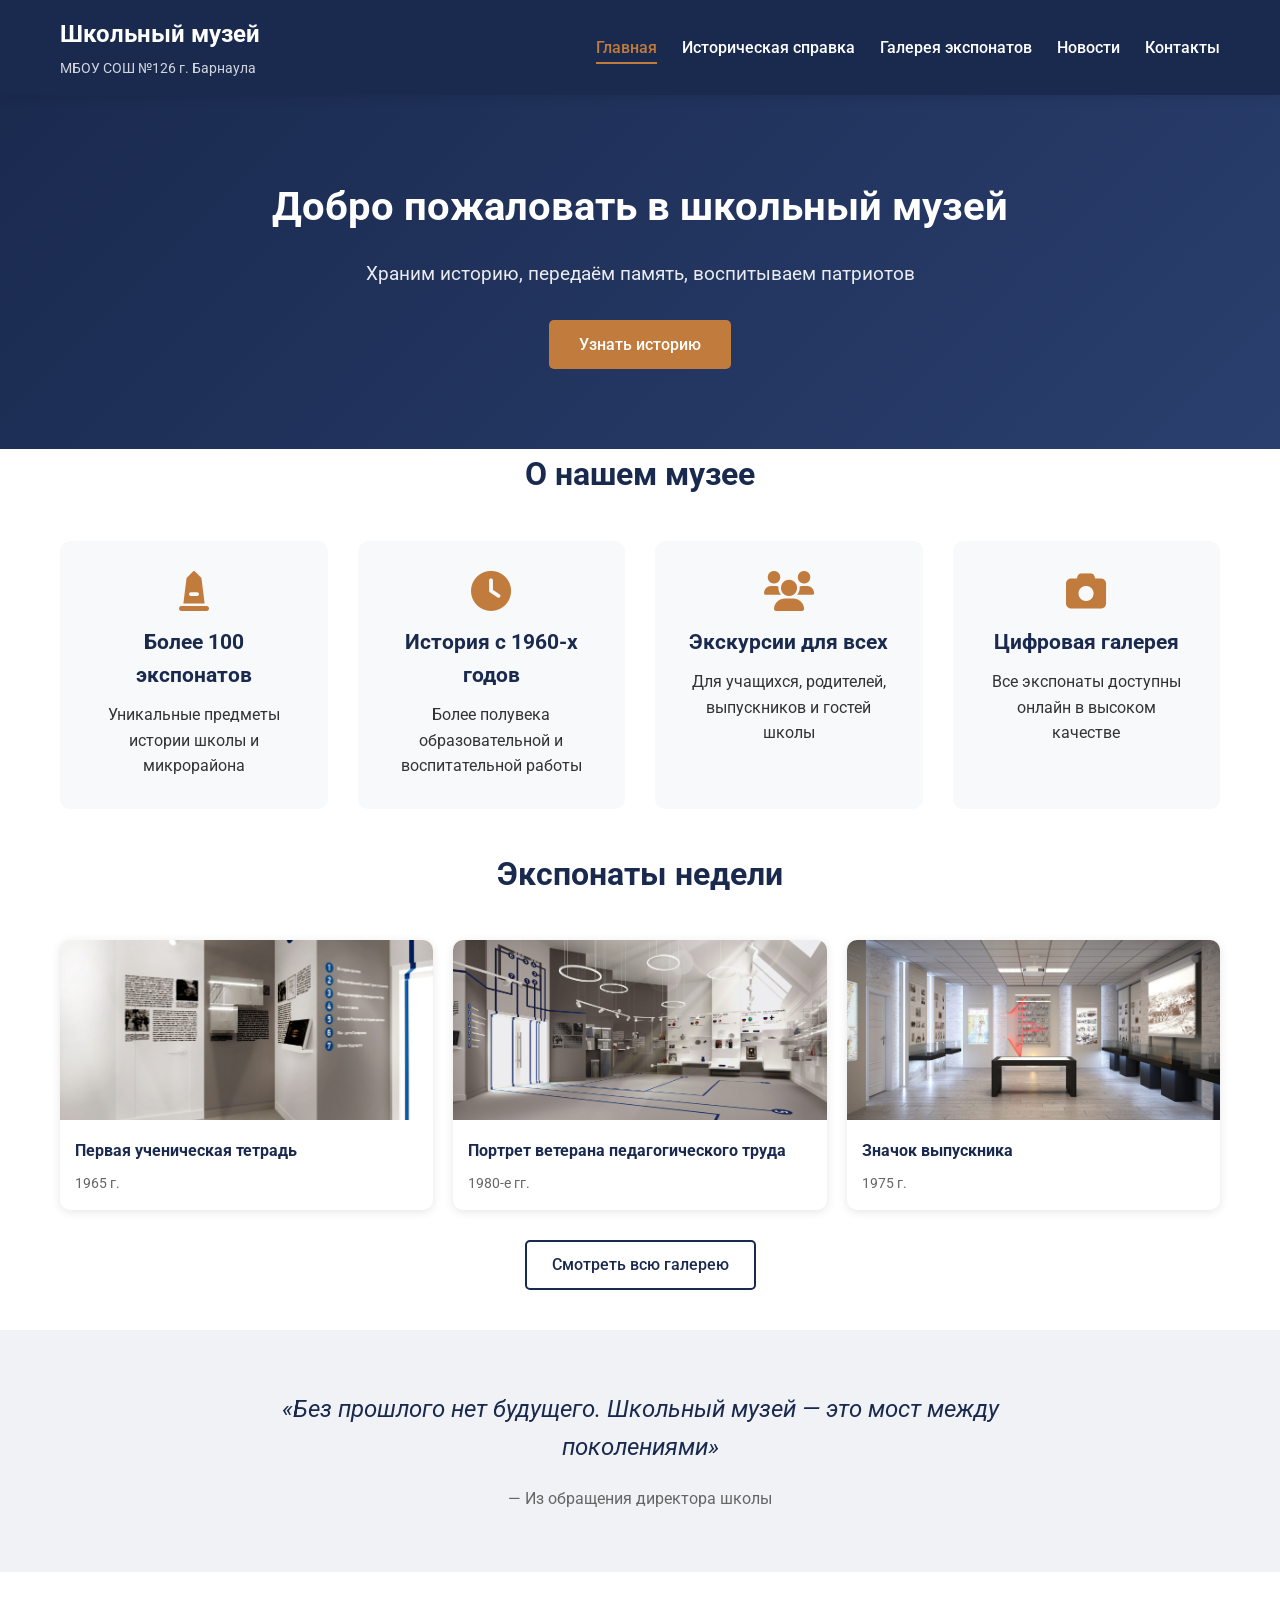
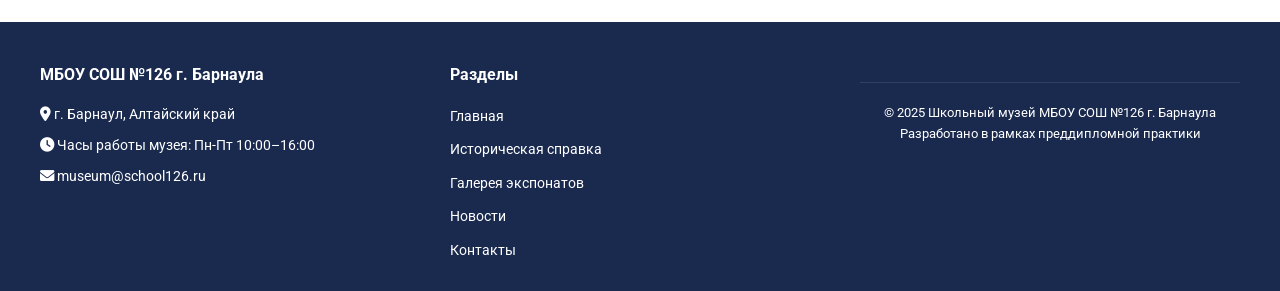
<file: index.html>
<!DOCTYPE html>
<html lang="ru">
<head>
    <meta charset="UTF-8">
    <meta name="viewport" content="width=device-width, initial-scale=1.0, user-scalable=yes">
    <title>Школьный музей - МБОУ СОШ №126 г. Барнаул</title>
    <link rel="stylesheet" href="style.css">
    <link href="https://fonts.googleapis.com/css2?family=Roboto:wght@300;400;500;700&display=swap" rel="stylesheet">
    <link rel="stylesheet" href="https://cdnjs.cloudflare.com/ajax/libs/font-awesome/6.0.0-beta3/css/all.min.css">
</head>
<body>
    <header>
        <div class="header-container">
            <div class="logo">
                <h1>Школьный музей</h1>
                <p>МБОУ СОШ №126 г. Барнаула</p>
            </div>
            <nav>
                <button class="menu-toggle" id="menuToggle">
                    <i class="fas fa-bars"></i>
                </button>
                <ul class="nav-menu" id="navMenu">
                    <li><a href="index.html" class="active">Главная</a></li>
                    <li><a href="history.html">Историческая справка</a></li>
                    <li><a href="gallery.html">Галерея экспонатов</a></li>
                    <li><a href="news.html">Новости</a></li>
                    <li><a href="contacts.html">Контакты</a></li>
                </ul>
            </nav>
        </div>
    </header>

    <main>
        <section class="hero">
            <div class="hero-content">
                <h2>Добро пожаловать в школьный музей</h2>
                <p>Храним историю, передаём память, воспитываем патриотов</p>
                <a href="history.html" class="btn-primary">Узнать историю</a>
            </div>
        </section>

        <section class="features">
            <div class="container">
                <h2 class="section-title">О нашем музее</h2>
                <div class="features-grid">
                    <div class="feature-card">
                        <i class="fas fa-monument"></i>
                        <h3>Более 100 экспонатов</h3>
                        <p>Уникальные предметы истории школы и микрорайона</p>
                    </div>
                    <div class="feature-card">
                        <i class="fas fa-clock"></i>
                        <h3>История с 1960-х годов</h3>
                        <p>Более полувека образовательной и воспитательной работы</p>
                    </div>
                    <div class="feature-card">
                        <i class="fas fa-users"></i>
                        <h3>Экскурсии для всех</h3>
                        <p>Для учащихся, родителей, выпускников и гостей школы</p>
                    </div>
                    <div class="feature-card">
                        <i class="fas fa-camera"></i>
                        <h3>Цифровая галерея</h3>
                        <p>Все экспонаты доступны онлайн в высоком качестве</p>
                    </div>
                </div>
            </div>
        </section>

        <section class="featured-exhibits">
            <div class="container">
                <h2 class="section-title">Экспонаты недели</h2>
                <div class="exhibits-grid" id="featuredExhibits">
                    <!-- Загрузка через JavaScript -->
                </div>
                <div class="text-center">
                    <a href="gallery.html" class="btn-secondary">Смотреть всю галерею</a>
                </div>
            </div>
        </section>

        <section class="quote">
            <div class="container">
                <p class="quote-text">«Без прошлого нет будущего. Школьный музей — это мост между поколениями»</p>
                <p class="quote-author">— Из обращения директора школы</p>
            </div>
        </section>
    </main>

    <footer>
        <div class="footer-container">
            <div class="footer-info">
                <h4>МБОУ СОШ №126 г. Барнаула</h4>
                <p><i class="fas fa-map-marker-alt"></i> г. Барнаул, Алтайский край</p>
                <p><i class="fas fa-clock"></i> Часы работы музея: Пн-Пт 10:00–16:00</p>
                <p><i class="fas fa-envelope"></i> museum@school126.ru</p>
            </div>
            <div class="footer-links">
                <h4>Разделы</h4>
                <ul>
                    <li><a href="index.html">Главная</a></li>
                    <li><a href="history.html">Историческая справка</a></li>
                    <li><a href="gallery.html">Галерея экспонатов</a></li>
                    <li><a href="news.html">Новости</a></li>
                    <li><a href="contacts.html">Контакты</a></li>
                </ul>
            </div>
            <div class="footer-copyright">
                <p>&copy; 2025 Школьный музей МБОУ СОШ №126 г. Барнаула</p>
                <p>Разработано в рамках преддипломной практики</p>
            </div>
        </div>
    </footer>

    <script src="script.js"></script>
</body>
</html>
</file>
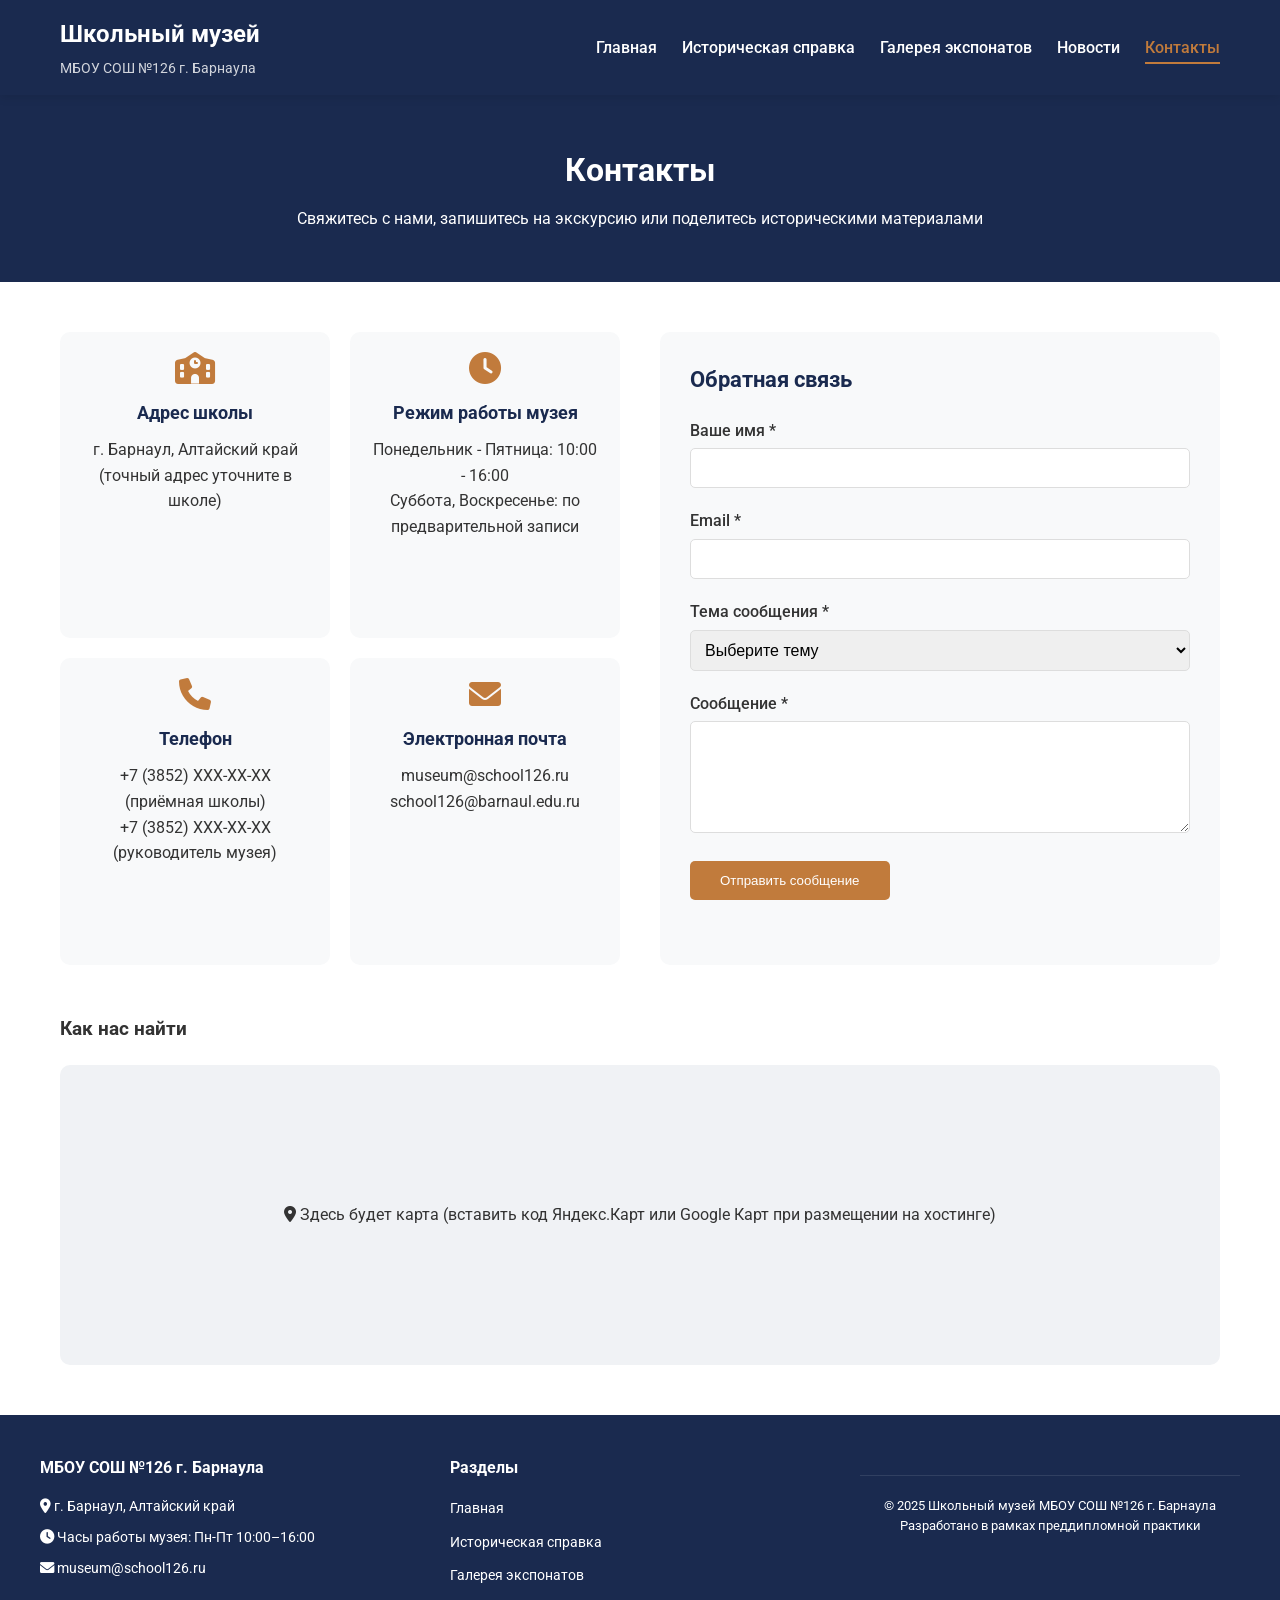
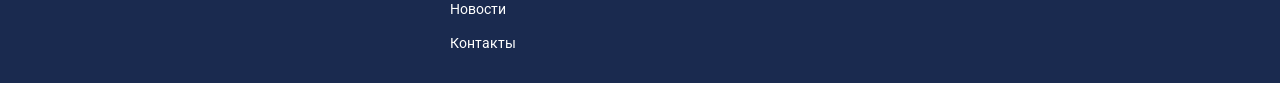
<file: contacts.html>
<!DOCTYPE html>
<html lang="ru">
<head>
    <meta charset="UTF-8">
    <meta name="viewport" content="width=device-width, initial-scale=1.0, user-scalable=yes">
    <title>Контакты - Школьный музей МБОУ СОШ №126</title>
    <link rel="stylesheet" href="style.css">
    <link href="https://fonts.googleapis.com/css2?family=Roboto:wght@300;400;500;700&display=swap" rel="stylesheet">
    <link rel="stylesheet" href="https://cdnjs.cloudflare.com/ajax/libs/font-awesome/6.0.0-beta3/css/all.min.css">
</head>
<body>
    <header>
        <div class="header-container">
            <div class="logo">
                <h1>Школьный музей</h1>
                <p>МБОУ СОШ №126 г. Барнаула</p>
            </div>
            <nav>
                <button class="menu-toggle" id="menuToggle">
                    <i class="fas fa-bars"></i>
                </button>
                <ul class="nav-menu" id="navMenu">
                    <li><a href="index.html">Главная</a></li>
                    <li><a href="history.html">Историческая справка</a></li>
                    <li><a href="gallery.html">Галерея экспонатов</a></li>
                    <li><a href="news.html">Новости</a></li>
                    <li><a href="contacts.html" class="active">Контакты</a></li>
                </ul>
            </nav>
        </div>
    </header>

    <main>
        <section class="page-header">
            <div class="container">
                <h1>Контакты</h1>
                <p>Свяжитесь с нами, запишитесь на экскурсию или поделитесь историческими материалами</p>
            </div>
        </section>

        <section class="contact-info-section">
            <div class="container">
                <div class="contact-grid">
                    <div class="contact-details">
                        <div class="contact-card">
                            <i class="fas fa-school"></i>
                            <h3>Адрес школы</h3>
                            <p>г. Барнаул, Алтайский край</p>
                            <p>(точный адрес уточните в школе)</p>
                        </div>
                        <div class="contact-card">
                            <i class="fas fa-clock"></i>
                            <h3>Режим работы музея</h3>
                            <p>Понедельник - Пятница: 10:00 - 16:00</p>
                            <p>Суббота, Воскресенье: по предварительной записи</p>
                        </div>
                        <div class="contact-card">
                            <i class="fas fa-phone"></i>
                            <h3>Телефон</h3>
                            <p>+7 (3852) XXX-XX-XX (приёмная школы)</p>
                            <p>+7 (3852) XXX-XX-XX (руководитель музея)</p>
                        </div>
                        <div class="contact-card">
                            <i class="fas fa-envelope"></i>
                            <h3>Электронная почта</h3>
                            <p>museum@school126.ru</p>
                            <p>school126@barnaul.edu.ru</p>
                        </div>
                    </div>

                    <div class="contact-form">
                        <h3>Обратная связь</h3>
                        <form id="feedbackForm">
                            <div class="form-group">
                                <label for="name">Ваше имя *</label>
                                <input type="text" id="name" name="name" required>
                            </div>
                            <div class="form-group">
                                <label for="email">Email *</label>
                                <input type="email" id="email" name="email" required>
                            </div>
                            <div class="form-group">
                                <label for="subject">Тема сообщения *</label>
                                <select id="subject" name="subject" required>
                                    <option value="">Выберите тему</option>
                                    <option value="excursion">Запись на экскурсию</option>
                                    <option value="question">Вопрос о музее</option>
                                    <option value="donation">Предложение экспоната</option>
                                    <option value="cooperation">Сотрудничество</option>
                                    <option value="other">Другое</option>
                                </select>
                            </div>
                            <div class="form-group">
                                <label for="message">Сообщение *</label>
                                <textarea id="message" name="message" rows="5" required></textarea>
                            </div>
                            <button type="submit" class="btn-primary">Отправить сообщение</button>
                        </form>
                        <div id="formMessage" class="form-message"></div>
                    </div>
                </div>
            </div>
        </section>

        <section class="map-section">
            <div class="container">
                <h3>Как нас найти</h3>
                <div class="map-placeholder">
                    <p><i class="fas fa-map-marker-alt"></i> Здесь будет карта (вставить код Яндекс.Карт или Google Карт при размещении на хостинге)</p>
                </div>
            </div>
        </section>
    </main>

    <footer>
        <div class="footer-container">
            <div class="footer-info">
                <h4>МБОУ СОШ №126 г. Барнаула</h4>
                <p><i class="fas fa-map-marker-alt"></i> г. Барнаул, Алтайский край</p>
                <p><i class="fas fa-clock"></i> Часы работы музея: Пн-Пт 10:00–16:00</p>
                <p><i class="fas fa-envelope"></i> museum@school126.ru</p>
            </div>
            <div class="footer-links">
                <h4>Разделы</h4>
                <ul>
                    <li><a href="index.html">Главная</a></li>
                    <li><a href="history.html">Историческая справка</a></li>
                    <li><a href="gallery.html">Галерея экспонатов</a></li>
                    <li><a href="news.html">Новости</a></li>
                    <li><a href="contacts.html">Контакты</a></li>
                </ul>
            </div>
            <div class="footer-copyright">
                <p>&copy; 2025 Школьный музей МБОУ СОШ №126 г. Барнаула</p>
                <p>Разработано в рамках преддипломной практики</p>
            </div>
        </div>
    </footer>

    <script src="script.js"></script>
</body>
</html>
</file>
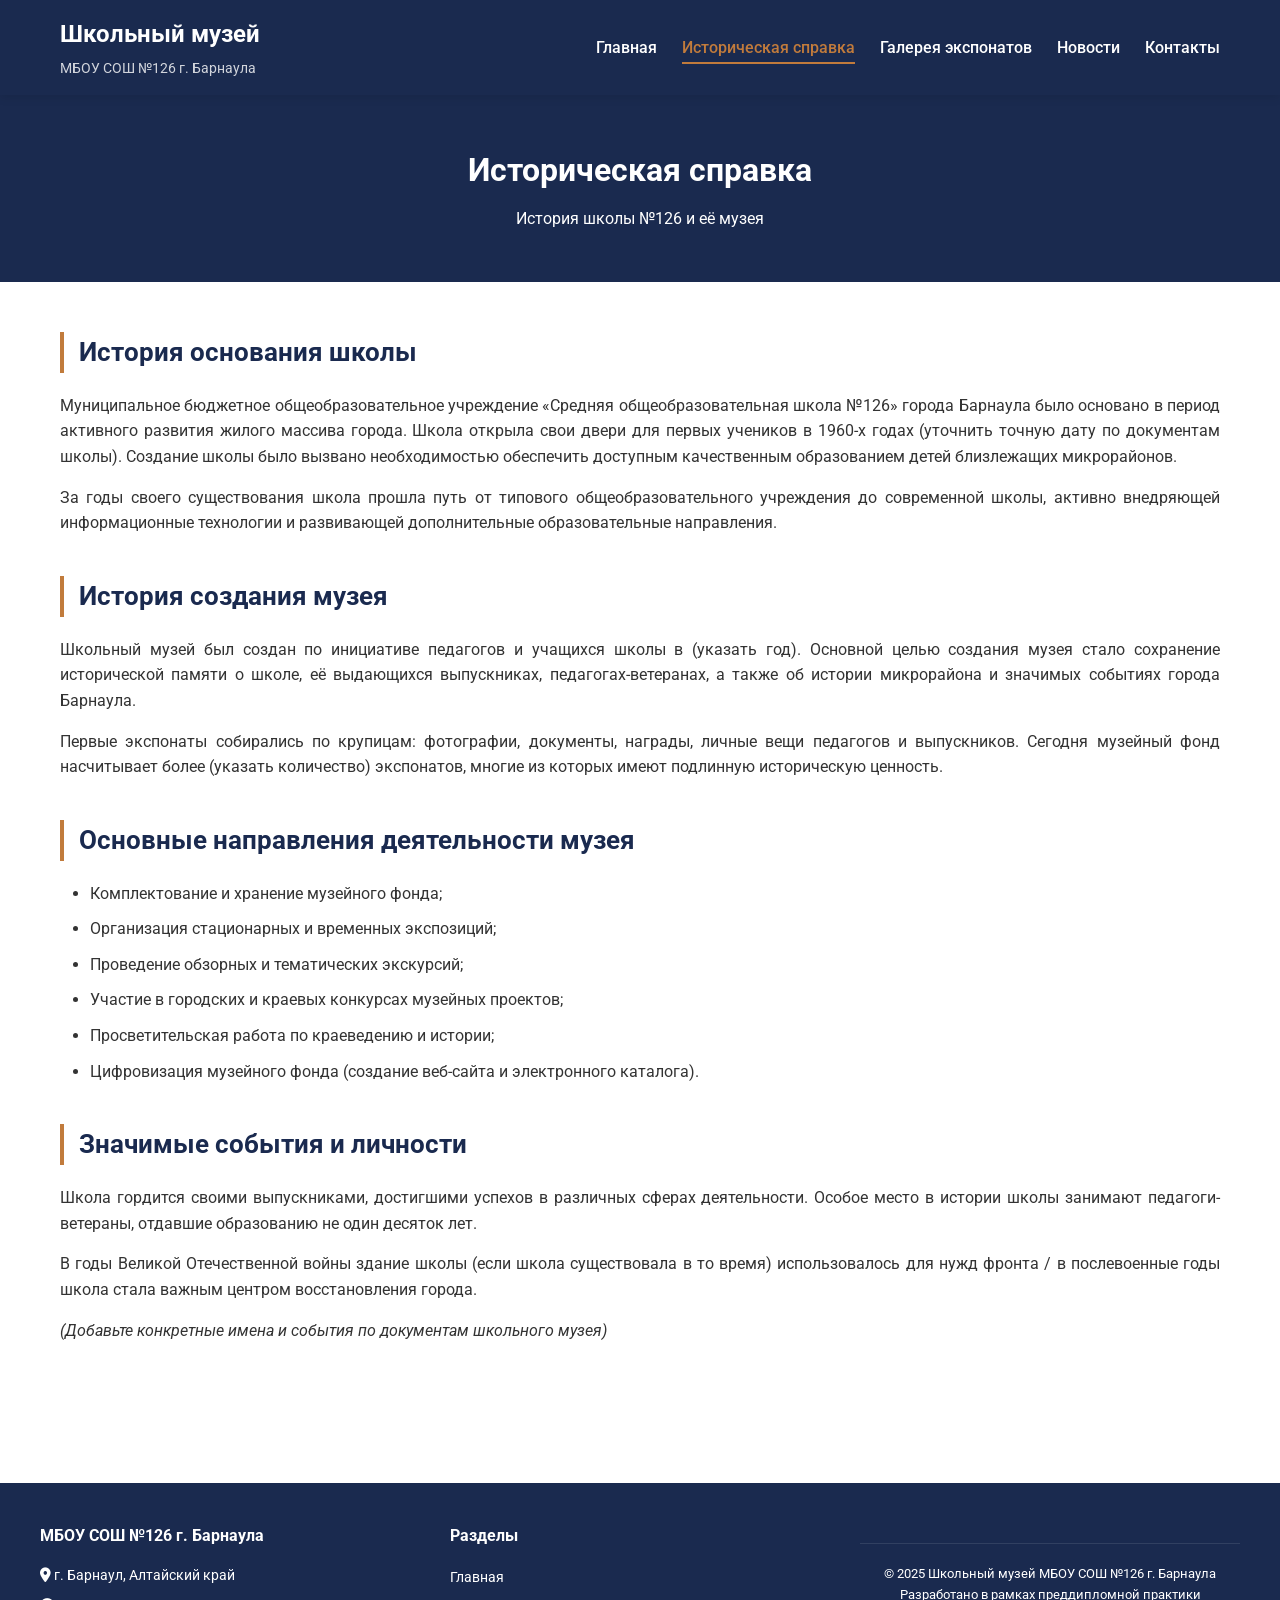
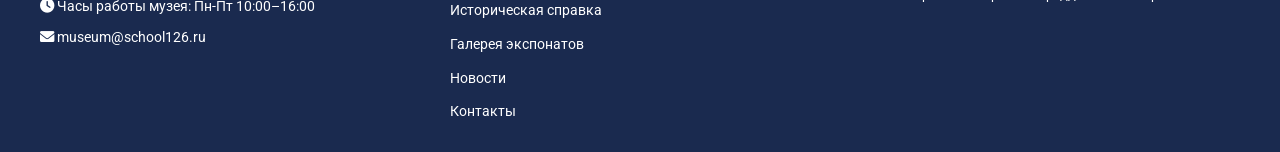
<file: history.html>
<!DOCTYPE html>
<html lang="ru">
<head>
    <meta charset="UTF-8">
    <meta name="viewport" content="width=device-width, initial-scale=1.0, user-scalable=yes">
    <title>Историческая справка - Школьный музей МБОУ СОШ №126</title>
    <link rel="stylesheet" href="style.css">
    <link href="https://fonts.googleapis.com/css2?family=Roboto:wght@300;400;500;700&display=swap" rel="stylesheet">
    <link rel="stylesheet" href="https://cdnjs.cloudflare.com/ajax/libs/font-awesome/6.0.0-beta3/css/all.min.css">
</head>
<body>
    <header>
        <div class="header-container">
            <div class="logo">
                <h1>Школьный музей</h1>
                <p>МБОУ СОШ №126 г. Барнаула</p>
            </div>
            <nav>
                <button class="menu-toggle" id="menuToggle">
                    <i class="fas fa-bars"></i>
                </button>
                <ul class="nav-menu" id="navMenu">
                    <li><a href="index.html">Главная</a></li>
                    <li><a href="history.html" class="active">Историческая справка</a></li>
                    <li><a href="gallery.html">Галерея экспонатов</a></li>
                    <li><a href="news.html">Новости</a></li>
                    <li><a href="contacts.html">Контакты</a></li>
                </ul>
            </nav>
        </div>
    </header>

    <main>
        <section class="page-header">
            <div class="container">
                <h1>Историческая справка</h1>
                <p>История школы №126 и её музея</p>
            </div>
        </section>

        <section class="history-content">
            <div class="container">
                <div class="history-block">
                    <h2>История основания школы</h2>
                    <p>Муниципальное бюджетное общеобразовательное учреждение «Средняя общеобразовательная школа №126» города Барнаула было основано в период активного развития жилого массива города. Школа открыла свои двери для первых учеников в 1960-х годах (уточнить точную дату по документам школы). Создание школы было вызвано необходимостью обеспечить доступным качественным образованием детей близлежащих микрорайонов.</p>
                    <p>За годы своего существования школа прошла путь от типового общеобразовательного учреждения до современной школы, активно внедряющей информационные технологии и развивающей дополнительные образовательные направления.</p>
                </div>

                <div class="history-block">
                    <h2>История создания музея</h2>
                    <p>Школьный музей был создан по инициативе педагогов и учащихся школы в (указать год). Основной целью создания музея стало сохранение исторической памяти о школе, её выдающихся выпускниках, педагогах-ветеранах, а также об истории микрорайона и значимых событиях города Барнаула.</p>
                    <p>Первые экспонаты собирались по крупицам: фотографии, документы, награды, личные вещи педагогов и выпускников. Сегодня музейный фонд насчитывает более (указать количество) экспонатов, многие из которых имеют подлинную историческую ценность.</p>
                </div>

                <div class="history-block">
                    <h2>Основные направления деятельности музея</h2>
                    <ul>
                        <li>Комплектование и хранение музейного фонда;</li>
                        <li>Организация стационарных и временных экспозиций;</li>
                        <li>Проведение обзорных и тематических экскурсий;</li>
                        <li>Участие в городских и краевых конкурсах музейных проектов;</li>
                        <li>Просветительская работа по краеведению и истории;</li>
                        <li>Цифровизация музейного фонда (создание веб-сайта и электронного каталога).</li>
                    </ul>
                </div>

                <div class="history-block">
                    <h2>Значимые события и личности</h2>
                    <p>Школа гордится своими выпускниками, достигшими успехов в различных сферах деятельности. Особое место в истории школы занимают педагоги-ветераны, отдавшие образованию не один десяток лет.</p>
                    <p>В годы Великой Отечественной войны здание школы (если школа существовала в то время) использовалось для нужд фронта / в послевоенные годы школа стала важным центром восстановления города.</p>
                    <p><em>(Добавьте конкретные имена и события по документам школьного музея)</em></p>
                </div>
            </div>
        </section>
    </main>

    <footer>
        <div class="footer-container">
            <div class="footer-info">
                <h4>МБОУ СОШ №126 г. Барнаула</h4>
                <p><i class="fas fa-map-marker-alt"></i> г. Барнаул, Алтайский край</p>
                <p><i class="fas fa-clock"></i> Часы работы музея: Пн-Пт 10:00–16:00</p>
                <p><i class="fas fa-envelope"></i> museum@school126.ru</p>
            </div>
            <div class="footer-links">
                <h4>Разделы</h4>
                <ul>
                    <li><a href="index.html">Главная</a></li>
                    <li><a href="history.html">Историческая справка</a></li>
                    <li><a href="gallery.html">Галерея экспонатов</a></li>
                    <li><a href="news.html">Новости</a></li>
                    <li><a href="contacts.html">Контакты</a></li>
                </ul>
            </div>
            <div class="footer-copyright">
                <p>&copy; 2025 Школьный музей МБОУ СОШ №126 г. Барнаула</p>
                <p>Разработано в рамках преддипломной практики</p>
            </div>
        </div>
    </footer>

    <script src="script.js"></script>
</body>
</html>
</file>
<file: style.css>
/* Общие стили */
* {
    margin: 0;
    padding: 0;
    box-sizing: border-box;
}

body {
    font-family: 'Roboto', sans-serif;
    font-size: 16px;
    line-height: 1.6;
    color: #333;
    background-color: #fff;
}

.container {
    max-width: 1200px;
    margin: 0 auto;
    padding: 0 20px;
}

/* Шапка сайта */
header {
    background-color: #1a2a4f;
    color: white;
    position: sticky;
    top: 0;
    z-index: 100;
    box-shadow: 0 2px 10px rgba(0,0,0,0.1);
}

.header-container {
    max-width: 1200px;
    margin: 0 auto;
    padding: 15px 20px;
    display: flex;
    justify-content: space-between;
    align-items: center;
    flex-wrap: wrap;
}

.logo h1 {
    font-size: 1.5rem;
    margin-bottom: 5px;
}

.logo p {
    font-size: 0.85rem;
    opacity: 0.8;
}

/* Навигация */
nav ul {
    display: flex;
    list-style: none;
    gap: 25px;
}

nav ul li a {
    color: white;
    text-decoration: none;
    font-weight: 500;
    transition: color 0.3s;
    padding: 5px 0;
}

nav ul li a:hover,
nav ul li a.active {
    color: #c17b3c;
    border-bottom: 2px solid #c17b3c;
}

.menu-toggle {
    display: none;
    background: none;
    border: none;
    color: white;
    font-size: 1.5rem;
    cursor: pointer;
}

/* Hero секция */
.hero {
    background: linear-gradient(135deg, #1a2a4f 0%, #2a3f6e 100%);
    color: white;
    text-align: center;
    padding: 80px 20px;
}

.hero-content h2 {
    font-size: 2.5rem;
    margin-bottom: 20px;
}

.hero-content p {
    font-size: 1.2rem;
    margin-bottom: 30px;
    opacity: 0.9;
}

/* Кнопки */
.btn-primary {
    display: inline-block;
    background-color: #c17b3c;
    color: white;
    padding: 12px 30px;
    text-decoration: none;
    border-radius: 5px;
    font-weight: 500;
    transition: background-color 0.3s;
    border: none;
    cursor: pointer;
}

.btn-primary:hover {
    background-color: #a0642f;
}

.btn-secondary {
    display: inline-block;
    background-color: transparent;
    color: #1a2a4f;
    padding: 10px 25px;
    text-decoration: none;
    border-radius: 5px;
    font-weight: 500;
    border: 2px solid #1a2a4f;
    transition: all 0.3s;
}

.btn-secondary:hover {
    background-color: #1a2a4f;
    color: white;
}

/* Секции */
.section-title {
    text-align: center;
    font-size: 2rem;
    margin-bottom: 40px;
    color: #1a2a4f;
}

.features-grid {
    display: grid;
    grid-template-columns: repeat(auto-fit, minmax(250px, 1fr));
    gap: 30px;
    margin: 40px 0;
}

.feature-card {
    text-align: center;
    padding: 30px;
    background-color: #f8f9fa;
    border-radius: 10px;
    transition: transform 0.3s;
}

.feature-card:hover {
    transform: translateY(-5px);
}

.feature-card i {
    font-size: 2.5rem;
    color: #c17b3c;
    margin-bottom: 15px;
}

.feature-card h3 {
    font-size: 1.3rem;
    margin-bottom: 10px;
    color: #1a2a4f;
}

/* Галерея на главной */
.exhibits-grid {
    display: grid;
    grid-template-columns: repeat(auto-fit, minmax(200px, 1fr));
    gap: 20px;
    margin-bottom: 30px;
}

.exhibit-card {
    background-color: white;
    border-radius: 10px;
    overflow: hidden;
    box-shadow: 0 2px 10px rgba(0,0,0,0.1);
    cursor: pointer;
    transition: transform 0.3s;
}

.exhibit-card:hover {
    transform: scale(1.02);
}

.exhibit-card img {
    width: 100%;
    height: 180px;
    object-fit: cover;
}

.exhibit-card h4 {
    padding: 10px 15px;
    font-size: 1rem;
    color: #1a2a4f;
}

.exhibit-card p {
    padding: 0 15px 15px;
    font-size: 0.85rem;
    color: #666;
}

.text-center {
    text-align: center;
}

/* Цитата */
.quote {
    background-color: #f0f2f5;
    padding: 60px 20px;
    text-align: center;
    margin: 40px 0;
}

.quote-text {
    font-size: 1.5rem;
    font-style: italic;
    color: #1a2a4f;
    max-width: 800px;
    margin: 0 auto 20px;
}

.quote-author {
    font-size: 1rem;
    color: #666;
}

/* Страница исторической справки */
.page-header {
    background-color: #1a2a4f;
    color: white;
    padding: 50px 20px;
    text-align: center;
}

.page-header h1 {
    font-size: 2rem;
    margin-bottom: 10px;
}

.history-content {
    padding: 50px 0;
}

.history-block {
    margin-bottom: 40px;
}

.history-block h2 {
    color: #1a2a4f;
    margin-bottom: 20px;
    font-size: 1.6rem;
    border-left: 4px solid #c17b3c;
    padding-left: 15px;
}

.history-block p {
    margin-bottom: 15px;
    text-align: justify;
}

.history-block ul {
    margin-left: 30px;
    margin-top: 10px;
}

.history-block li {
    margin-bottom: 10px;
}

/* Галерея */
.gallery-filters {
    padding: 30px 0;
}

.filter-buttons {
    display: flex;
    justify-content: center;
    flex-wrap: wrap;
    gap: 12px;
}

.filter-btn {
    background-color: #f0f2f5;
    border: none;
    padding: 8px 20px;
    border-radius: 25px;
    cursor: pointer;
    font-size: 0.9rem;
    transition: all 0.3s;
}

.filter-btn:hover,
.filter-btn.active {
    background-color: #c17b3c;
    color: white;
}

.gallery-grid {
    display: grid;
    grid-template-columns: repeat(auto-fill, minmax(280px, 1fr));
    gap: 25px;
    margin: 40px 0;
}

.gallery-item {
    background-color: white;
    border-radius: 10px;
    overflow: hidden;
    box-shadow: 0 3px 15px rgba(0,0,0,0.1);
    cursor: pointer;
    transition: transform 0.3s;
}

.gallery-item:hover {
    transform: translateY(-5px);
}

.gallery-item img {
    width: 100%;
    height: 220px;
    object-fit: cover;
}

.gallery-info {
    padding: 15px;
}

.gallery-info h3 {
    font-size: 1.1rem;
    margin-bottom: 5px;
    color: #1a2a4f;
}

.gallery-info .category {
    font-size: 0.8rem;
    color: #c17b3c;
    margin-bottom: 8px;
}

.gallery-info .date {
    font-size: 0.8rem;
    color: #888;
}

/* Модальное окно */
.modal {
    display: none;
    position: fixed;
    z-index: 1000;
    left: 0;
    top: 0;
    width: 100%;
    height: 100%;
    background-color: rgba(0,0,0,0.9);
    overflow: auto;
}

.modal-content {
    position: relative;
    background-color: white;
    margin: 50px auto;
    width: 90%;
    max-width: 900px;
    border-radius: 10px;
    animation: modalOpen 0.3s;
}

@keyframes modalOpen {
    from {opacity: 0; transform: scale(0.9);}
    to {opacity: 1; transform: scale(1);}
}

.modal-close {
    position: absolute;
    top: 15px;
    right: 25px;
    color: #333;
    font-size: 35px;
    font-weight: bold;
    cursor: pointer;
}

.modal-close:hover {
    color: #c17b3c;
}

.modal-content img {
    width: 100%;
    max-height: 400px;
    object-fit: contain;
    border-radius: 10px 10px 0 0;
}

.modal-info {
    padding: 20px;
}

.modal-info h3 {
    font-size: 1.5rem;
    color: #1a2a4f;
    margin-bottom: 10px;
}

.modal-info p {
    margin-bottom: 10px;
    line-height: 1.5;
}

/* Новости */
.news-grid {
    display: grid;
    grid-template-columns: repeat(auto-fill, minmax(350px, 1fr));
    gap: 30px;
    margin: 40px 0;
}

.news-card {
    background-color: white;
    border-radius: 10px;
    overflow: hidden;
    box-shadow: 0 3px 15px rgba(0,0,0,0.1);
}

.news-card img {
    width: 100%;
    height: 200px;
    object-fit: cover;
}

.news-content {
    padding: 20px;
}

.news-date {
    color: #c17b3c;
    font-size: 0.85rem;
    margin-bottom: 10px;
}

.news-content h3 {
    font-size: 1.2rem;
    margin-bottom: 10px;
    color: #1a2a4f;
}

/* Контакты */
.contact-grid {
    display: grid;
    grid-template-columns: repeat(auto-fit, minmax(350px, 1fr));
    gap: 40px;
    margin: 50px 0;
}

.contact-details {
    display: grid;
    grid-template-columns: repeat(auto-fit, minmax(200px, 1fr));
    gap: 20px;
}

.contact-card {
    background-color: #f8f9fa;
    padding: 20px;
    border-radius: 10px;
    text-align: center;
}

.contact-card i {
    font-size: 2rem;
    color: #c17b3c;
    margin-bottom: 15px;
}

.contact-card h3 {
    font-size: 1.1rem;
    margin-bottom: 10px;
    color: #1a2a4f;
}

.contact-form {
    background-color: #f8f9fa;
    padding: 30px;
    border-radius: 10px;
}

.contact-form h3 {
    font-size: 1.4rem;
    color: #1a2a4f;
    margin-bottom: 20px;
}

.form-group {
    margin-bottom: 20px;
}

.form-group label {
    display: block;
    margin-bottom: 5px;
    font-weight: 500;
}

.form-group input,
.form-group select,
.form-group textarea {
    width: 100%;
    padding: 10px;
    border: 1px solid #ddd;
    border-radius: 5px;
    font-size: 1rem;
}

.form-group input:focus,
.form-group select:focus,
.form-group textarea:focus {
    outline: none;
    border-color: #c17b3c;
}

.form-message {
    margin-top: 15px;
    padding: 10px;
    border-radius: 5px;
}

.form-message.success {
    background-color: #d4edda;
    color: #155724;
}

.form-message.error {
    background-color: #f8d7da;
    color: #721c24;
}

.map-placeholder {
    background-color: #f0f2f5;
    height: 300px;
    display: flex;
    align-items: center;
    justify-content: center;
    border-radius: 10px;
    margin: 20px 0;
}

/* Подвал */
footer {
    background-color: #1a2a4f;
    color: white;
    padding: 40px 20px 20px;
    margin-top: 50px;
}

.footer-container {
    max-width: 1200px;
    margin: 0 auto;
    display: grid;
    grid-template-columns: repeat(auto-fit, minmax(250px, 1fr));
    gap: 30px;
}

.footer-info h4,
.footer-links h4 {
    margin-bottom: 15px;
}

.footer-info p {
    margin-bottom: 8px;
    font-size: 0.9rem;
}

.footer-links ul {
    list-style: none;
}

.footer-links li {
    margin-bottom: 8px;
}

.footer-links a {
    color: white;
    text-decoration: none;
    font-size: 0.9rem;
}

.footer-links a:hover {
    color: #c17b3c;
}

.footer-copyright {
    text-align: center;
    padding-top: 20px;
    margin-top: 20px;
    border-top: 1px solid rgba(255,255,255,0.1);
    font-size: 0.8rem;
}

/* Адаптивность */
@media (max-width: 768px) {
    .menu-toggle {
        display: block;
    }
    
    .nav-menu {
        display: none;
        width: 100%;
        flex-direction: column;
        background-color: #1a2a4f;
        padding: 20px;
        margin-top: 15px;
    }
    
    .nav-menu.show {
        display: flex;
    }
    
    nav ul {
        flex-direction: column;
        gap: 15px;
    }
    
    .hero-content h2 {
        font-size: 1.8rem;
    }
    
    .section-title {
        font-size: 1.6rem;
    }
    
    .filter-buttons {
        gap: 8px;
    }
    
    .filter-btn {
        padding: 6px 12px;
        font-size: 0.8rem;
    }
    
    .gallery-grid {
        grid-template-columns: repeat(auto-fill, minmax(240px, 1fr));
    }
}
</file>
